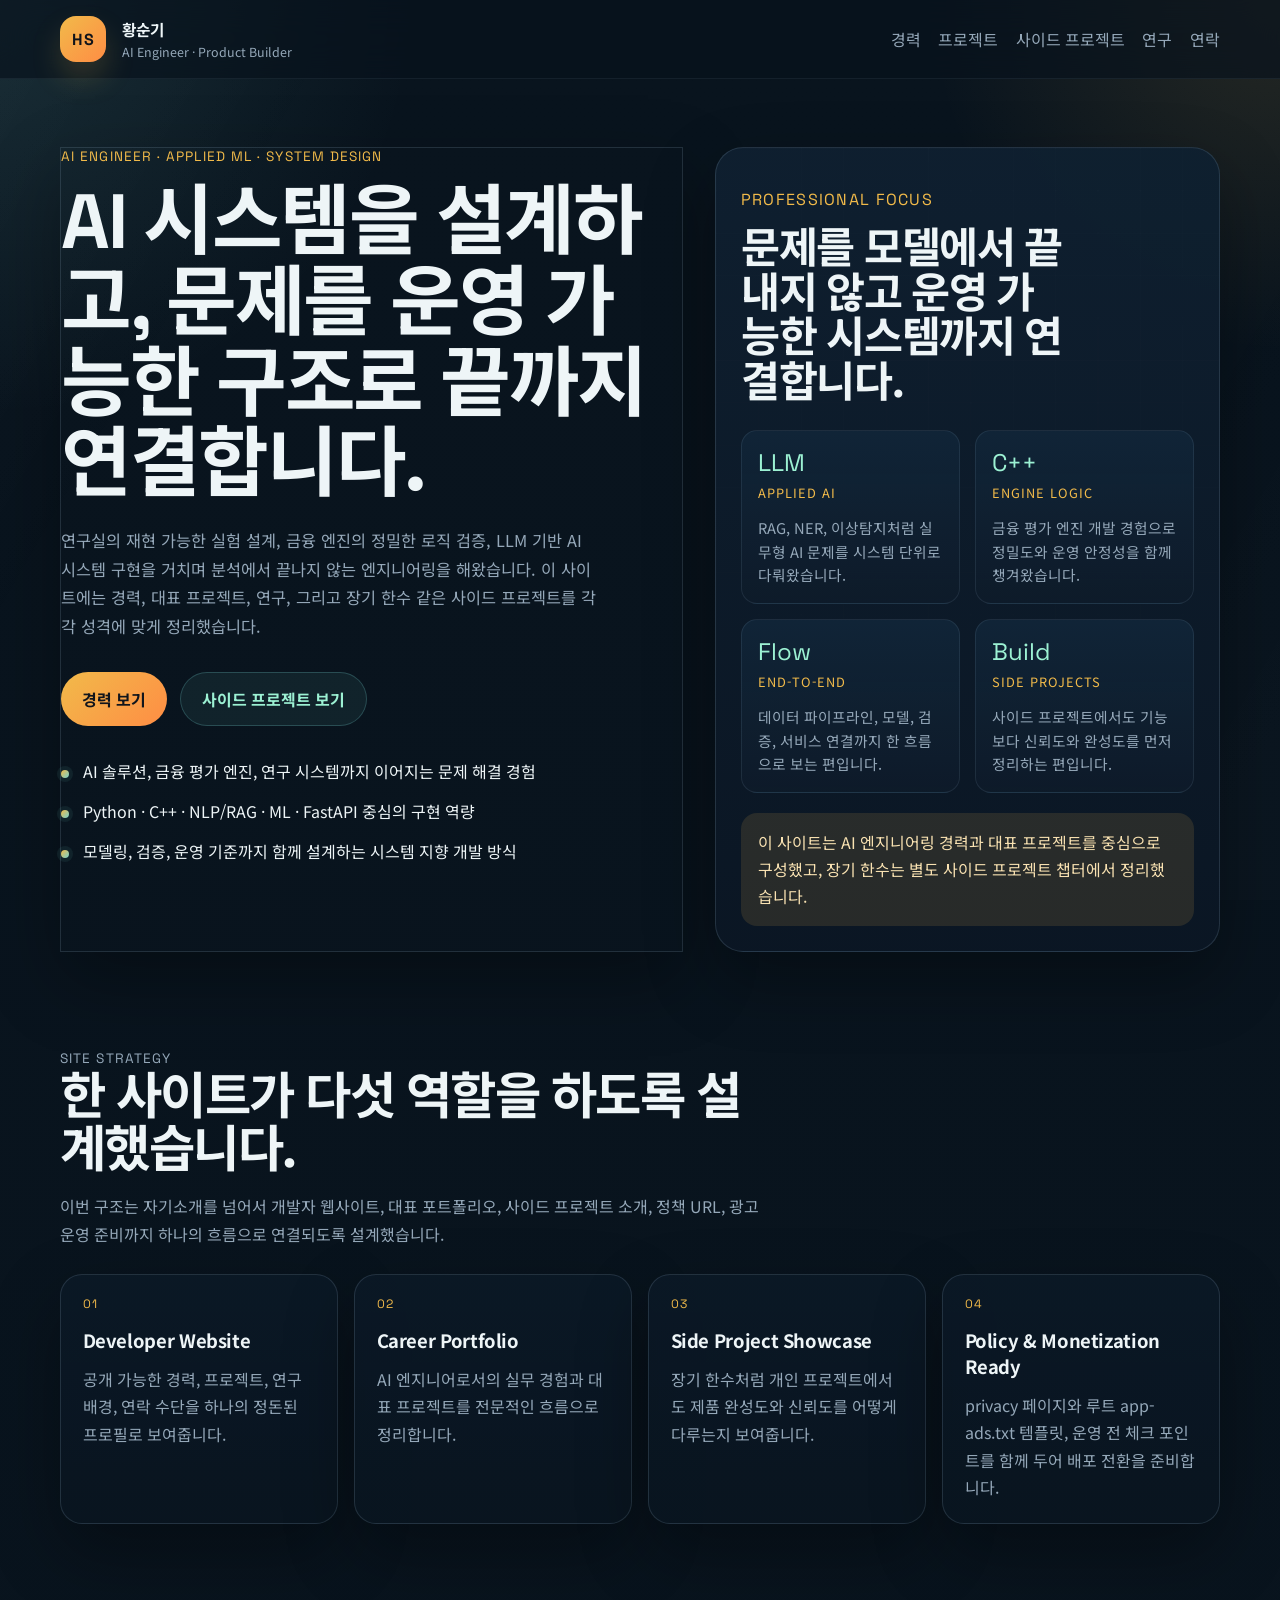
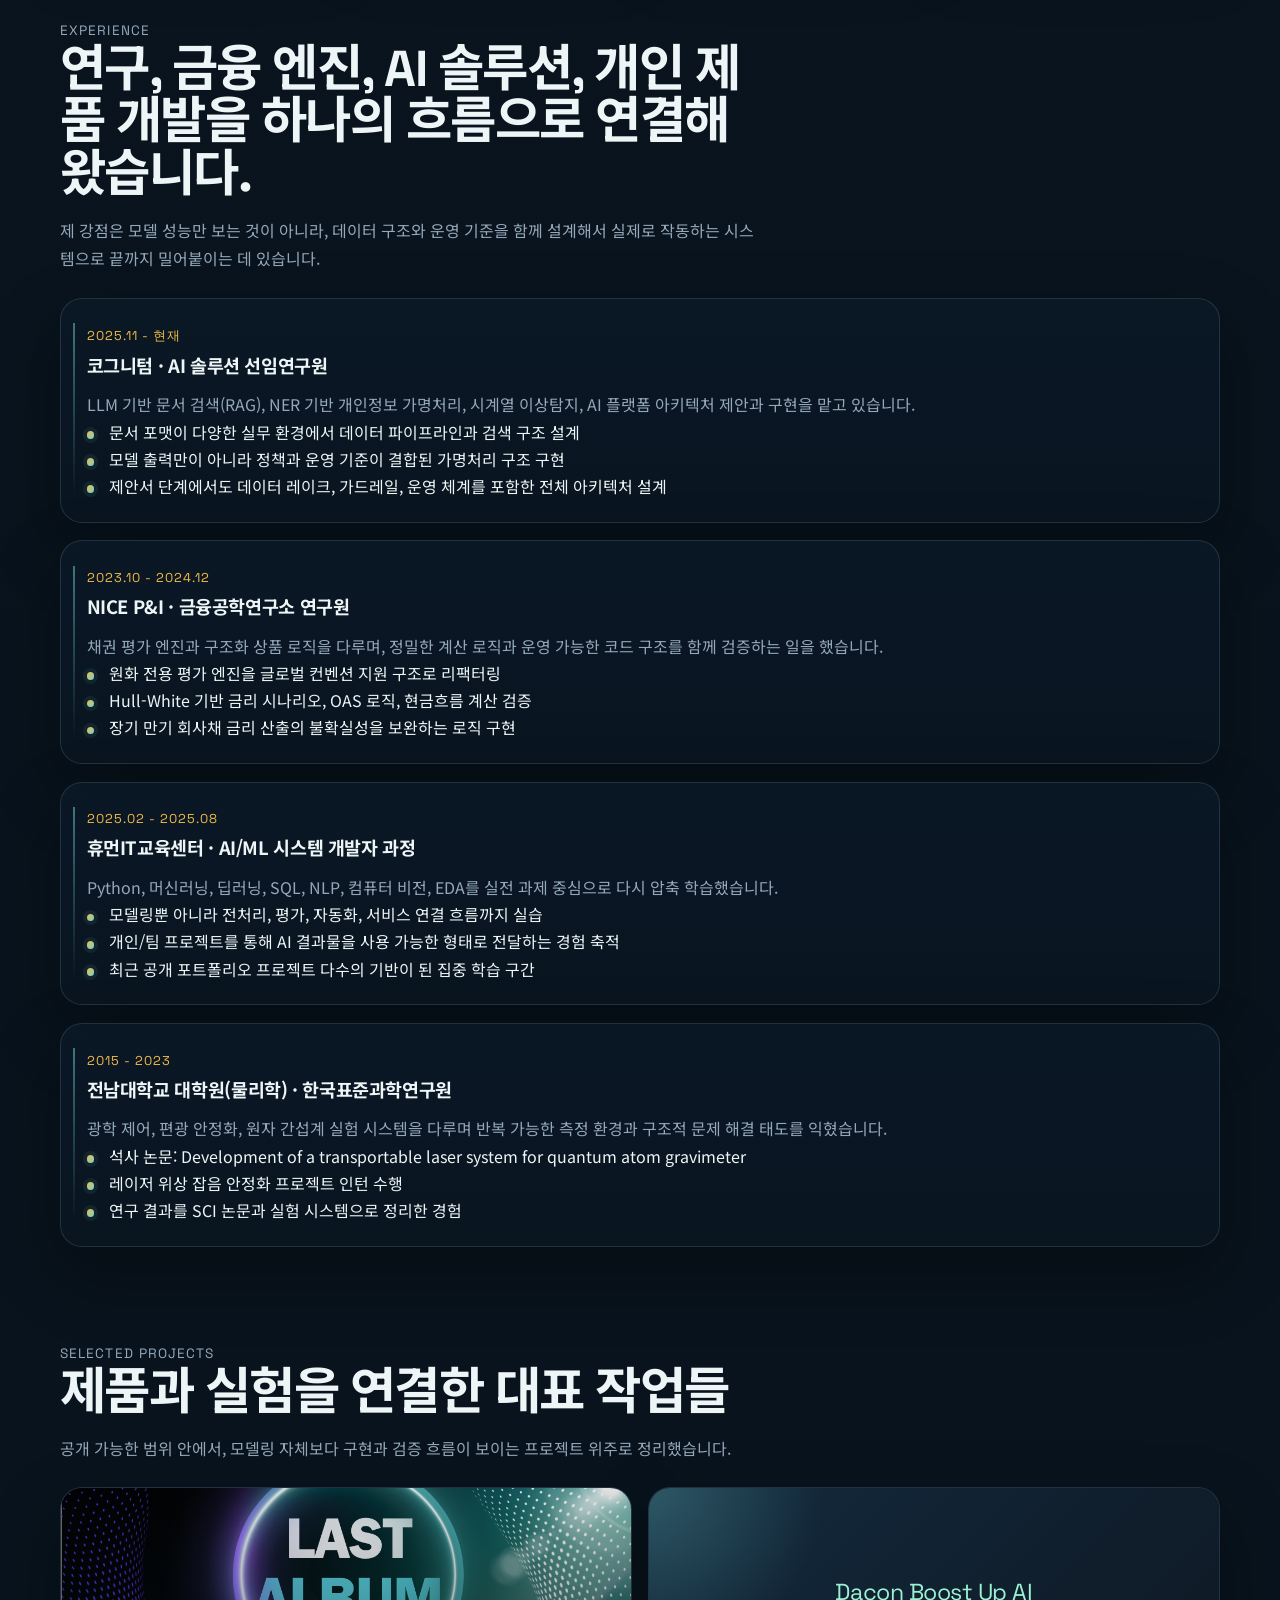
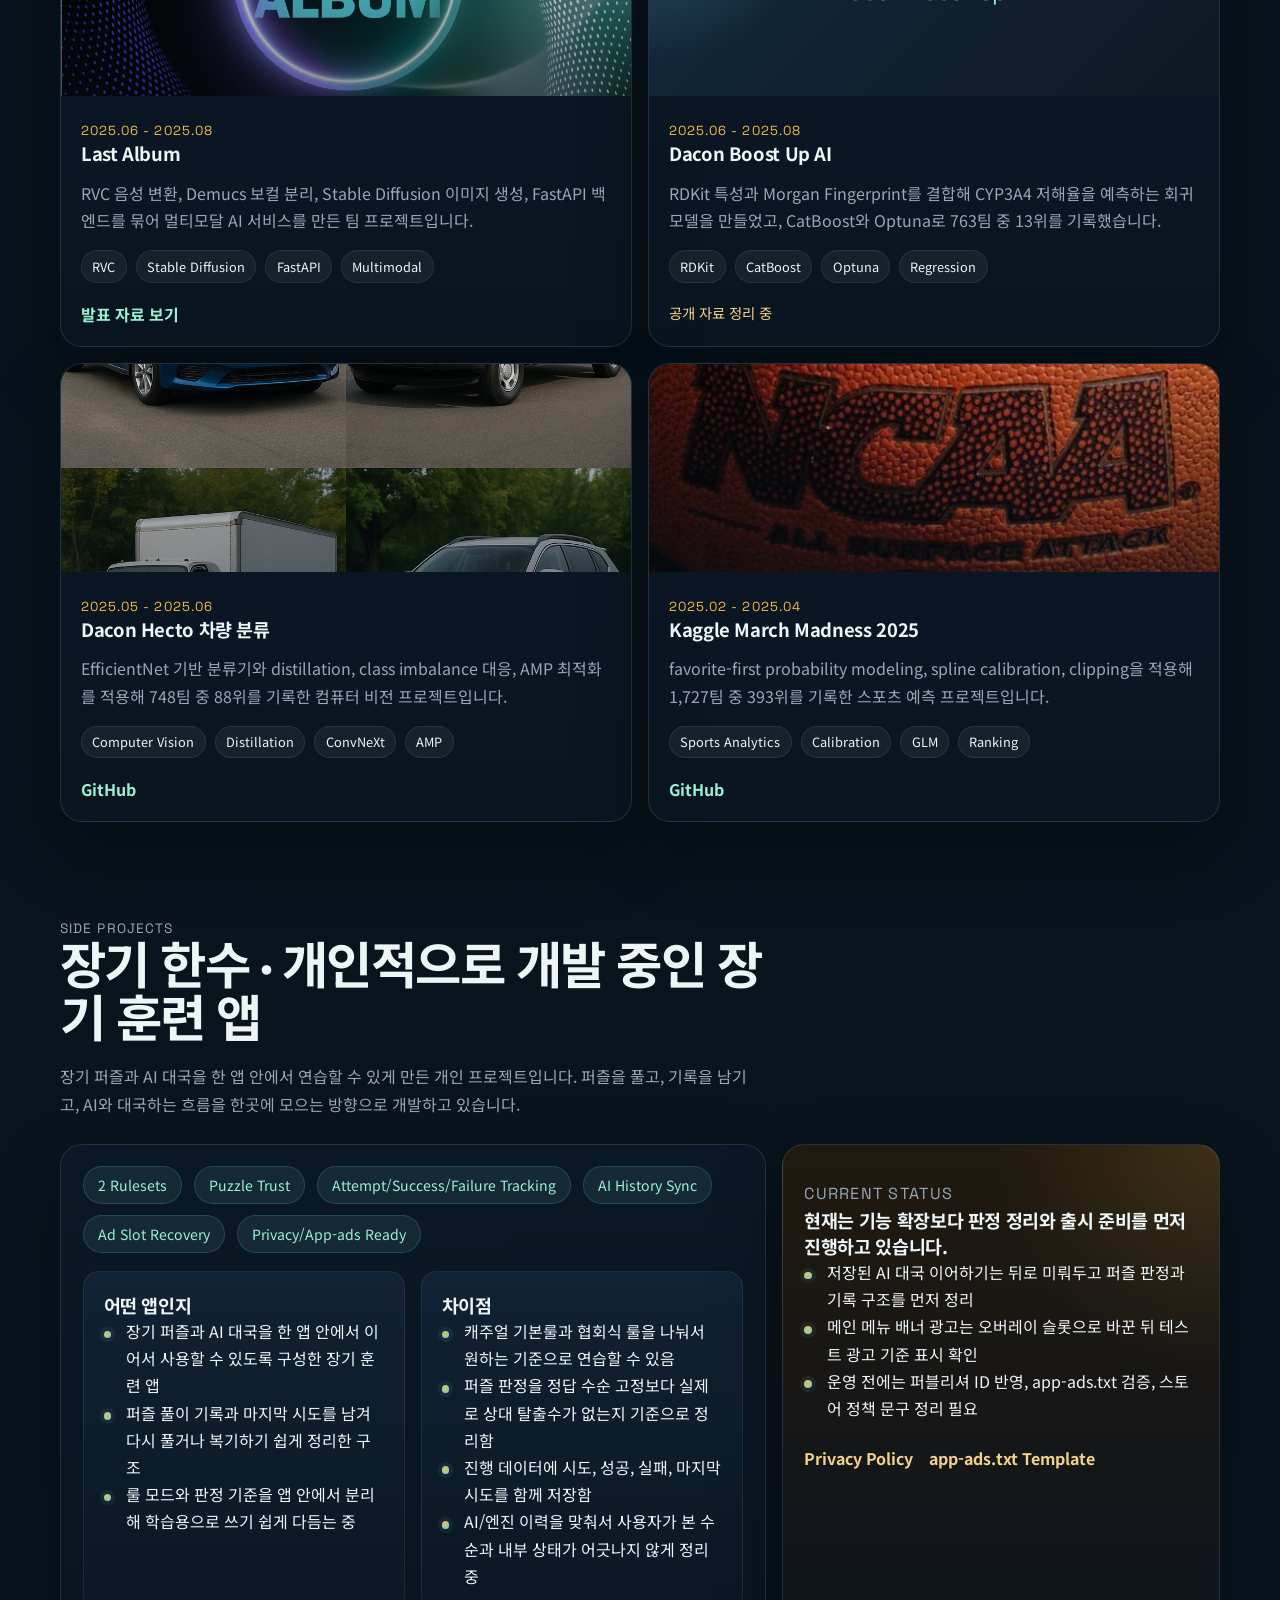
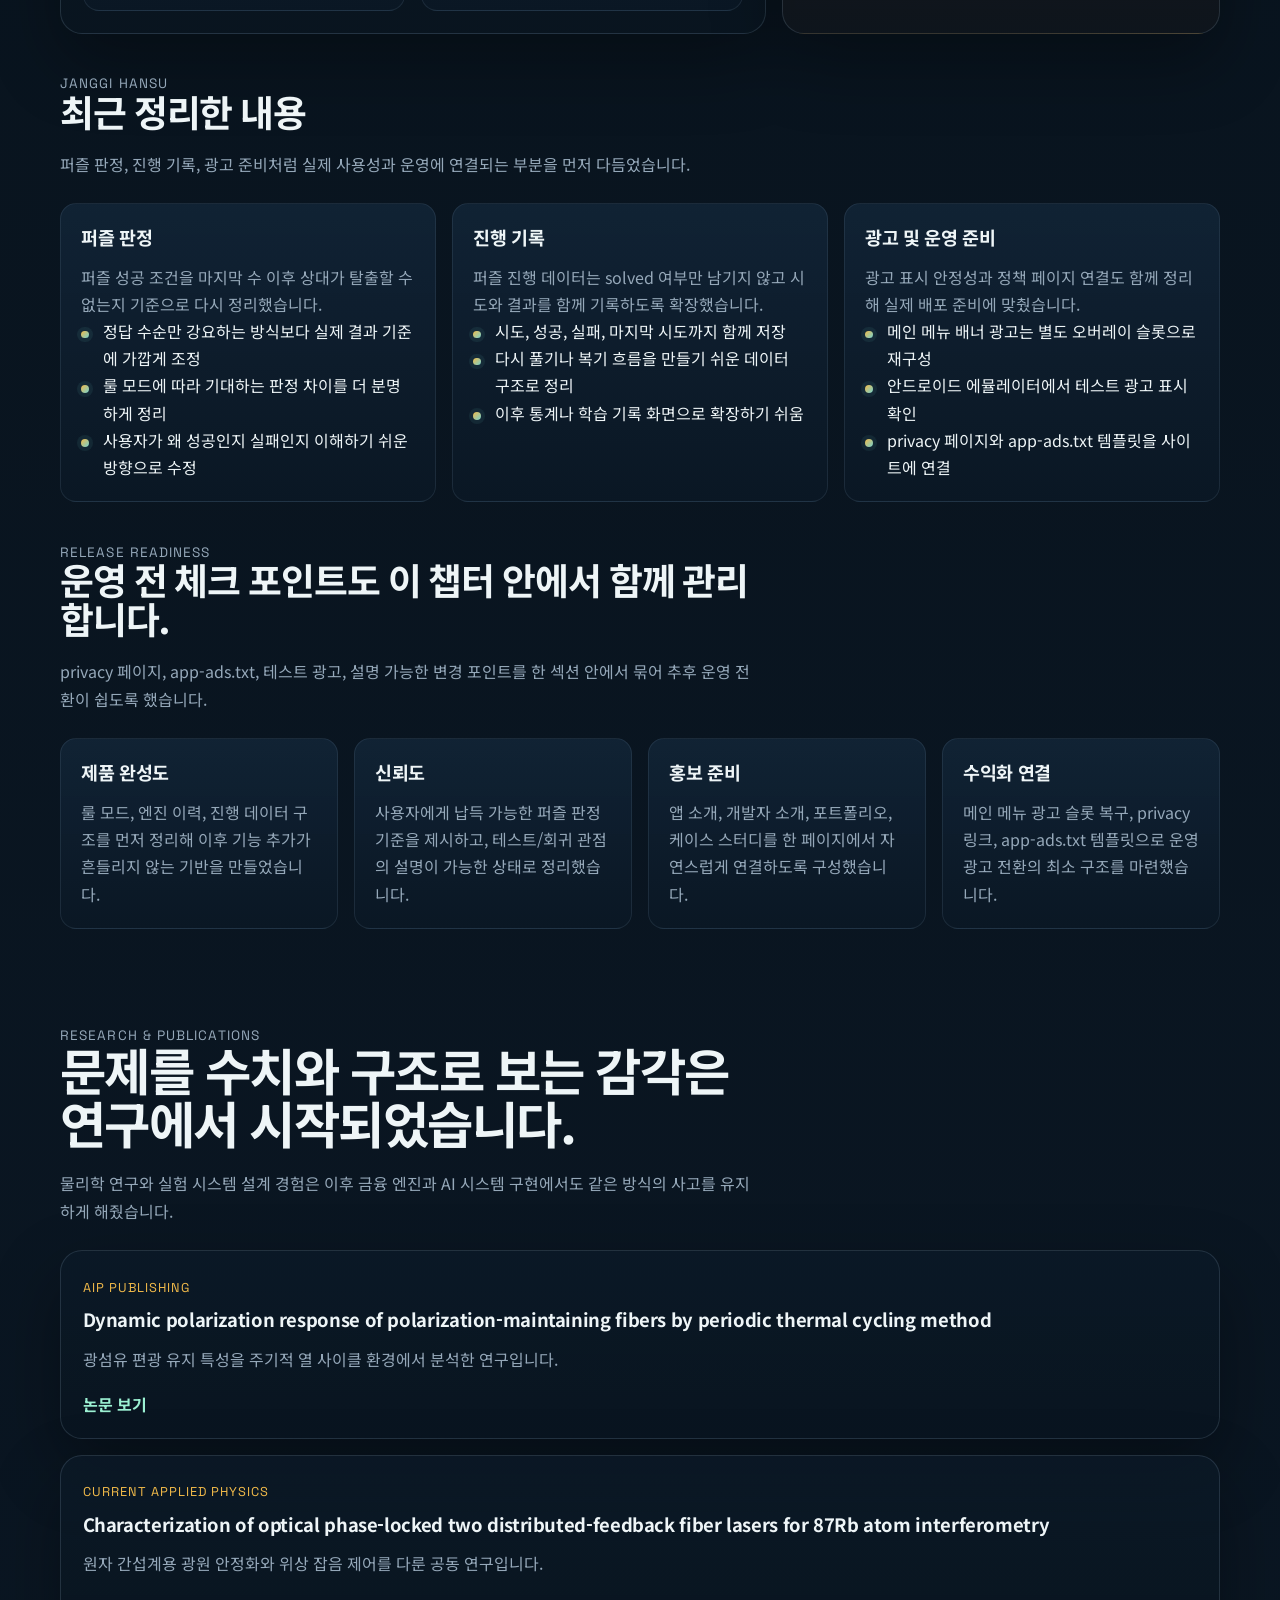
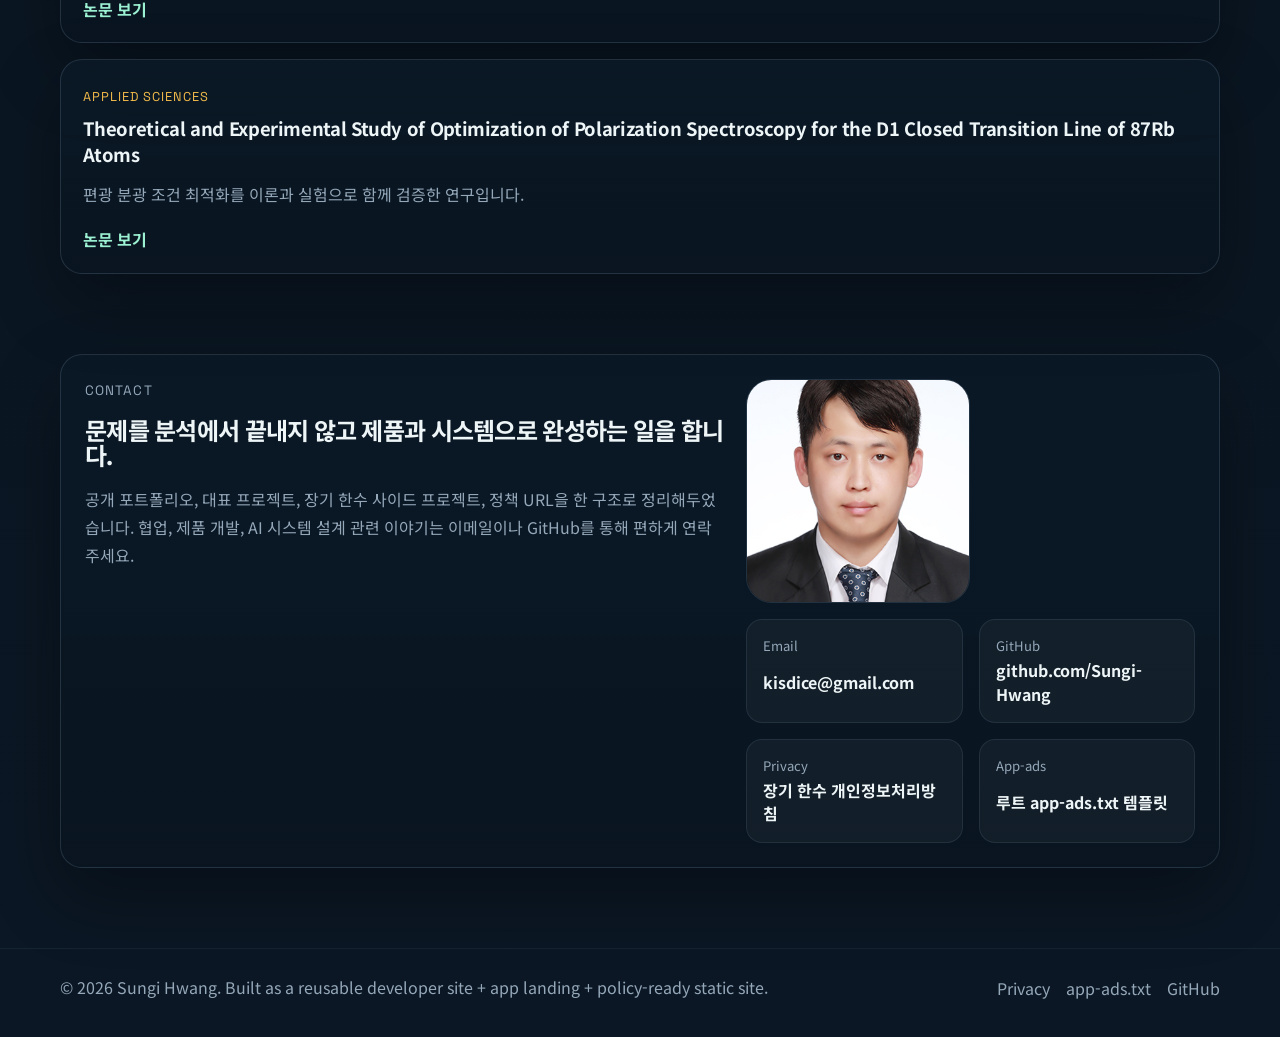
<file: index.html>
<!DOCTYPE html>
<html lang="ko">
<head>
  <meta charset="utf-8">
  <meta name="viewport" content="width=device-width, initial-scale=1">
  <title>황순기 | AI Engineer & Product Builder</title>
  <meta
    name="description"
    content="황순기의 AI 엔지니어 포트폴리오 사이트. 경력, 대표 프로젝트, 연구, 그리고 장기 한수 같은 사이드 프로젝트를 함께 정리했습니다.">
  <meta property="og:title" content="황순기 | AI Engineer & Product Builder">
  <meta
    property="og:description"
    content="AI 엔지니어 포트폴리오, 대표 프로젝트, 연구, 그리고 장기 한수 사이드 프로젝트를 함께 정리한 사이트입니다.">
  <meta property="og:type" content="website">
  <link rel="preconnect" href="https://fonts.googleapis.com">
  <link rel="preconnect" href="https://fonts.gstatic.com" crossorigin>
  <link
    href="https://fonts.googleapis.com/css2?family=Noto+Sans+KR:wght@400;500;700;800&family=Space+Grotesk:wght@500;700&display=swap"
    rel="stylesheet">
  <link rel="stylesheet" href="styles/main.css">
</head>
<body>
  <div class="site-shell">
    <header class="site-header">
      <div class="header-inner">
        <a class="brand" href="#top">
          <span class="brand-mark">HS</span>
          <span class="brand-copy">
            <strong id="brand-name">황순기</strong>
            <small>AI Engineer · Product Builder</small>
          </span>
        </a>
        <nav class="nav">
          <a href="#experience">경력</a>
          <a href="#projects">프로젝트</a>
          <a href="#side-projects">사이드 프로젝트</a>
          <a href="#research">연구</a>
          <a href="#contact">연락</a>
        </nav>
      </div>
    </header>

    <main>
      <section class="section hero" id="top">
        <div class="hero-copy">
          <p class="eyebrow">AI Engineer · Applied ML · System Design</p>
          <h1 class="hero-title" id="hero-title"></h1>
          <p class="hero-summary" id="hero-summary"></p>
          <div class="hero-actions">
            <a class="button button--primary" href="#experience">경력 보기</a>
            <a class="button button--ghost" href="#side-projects">사이드 프로젝트 보기</a>
          </div>
          <ul class="proof-list" id="proof-list"></ul>
        </div>

        <aside class="hero-panel">
          <div class="hero-panel__header">
            <p class="panel-label">Professional Focus</p>
            <h2>문제를 모델에서 끝내지 않고 운영 가능한 시스템까지 연결합니다.</h2>
          </div>

          <div class="hero-panel__grid">
            <article class="metric-card">
              <span class="metric-card__value">LLM</span>
              <span class="metric-card__label">Applied AI</span>
              <p>RAG, NER, 이상탐지처럼 실무형 AI 문제를 시스템 단위로 다뤄왔습니다.</p>
            </article>
            <article class="metric-card">
              <span class="metric-card__value">C++</span>
              <span class="metric-card__label">Engine Logic</span>
              <p>금융 평가 엔진 개발 경험으로 정밀도와 운영 안정성을 함께 챙겨왔습니다.</p>
            </article>
            <article class="metric-card">
              <span class="metric-card__value">Flow</span>
              <span class="metric-card__label">End-to-End</span>
              <p>데이터 파이프라인, 모델, 검증, 서비스 연결까지 한 흐름으로 보는 편입니다.</p>
            </article>
            <article class="metric-card">
              <span class="metric-card__value">Build</span>
              <span class="metric-card__label">Side Projects</span>
              <p>사이드 프로젝트에서도 기능보다 신뢰도와 완성도를 먼저 정리하는 편입니다.</p>
            </article>
          </div>

          <p class="hero-note">
            이 사이트는 AI 엔지니어링 경력과 대표 프로젝트를 중심으로 구성했고, 장기 한수는 별도 사이드 프로젝트 챕터에서 정리했습니다.
          </p>
        </aside>
      </section>

      <section class="section" id="site-roles">
        <div class="section-heading">
          <p class="section-kicker">Site Strategy</p>
          <h2>한 사이트가 다섯 역할을 하도록 설계했습니다.</h2>
          <p>
            이번 구조는 자기소개를 넘어서 개발자 웹사이트, 대표 포트폴리오, 사이드 프로젝트 소개, 정책 URL, 광고 운영 준비까지
            하나의 흐름으로 연결되도록 설계했습니다.
          </p>
        </div>
        <div class="card-grid card-grid--4" id="roles-grid"></div>
      </section>

      <section class="section" id="experience">
        <div class="section-heading">
          <p class="section-kicker">Experience</p>
          <h2>연구, 금융 엔진, AI 솔루션, 개인 제품 개발을 하나의 흐름으로 연결해 왔습니다.</h2>
          <p>
            제 강점은 모델 성능만 보는 것이 아니라, 데이터 구조와 운영 기준을 함께 설계해서 실제로 작동하는 시스템으로
            끝까지 밀어붙이는 데 있습니다.
          </p>
        </div>
        <div class="timeline" id="experience-list"></div>
      </section>

      <section class="section" id="projects">
        <div class="section-heading">
          <p class="section-kicker">Selected Projects</p>
          <h2>제품과 실험을 연결한 대표 작업들</h2>
          <p>
            공개 가능한 범위 안에서, 모델링 자체보다 구현과 검증 흐름이 보이는 프로젝트 위주로 정리했습니다.
          </p>
        </div>
        <div class="project-grid" id="project-grid"></div>
      </section>

      <section class="section" id="side-projects">
        <div class="section-heading">
          <p class="section-kicker">Side Projects</p>
          <h2 id="product-title"></h2>
          <p id="product-summary"></p>
        </div>

        <div class="overview-layout">
          <div class="surface-card">
            <div class="chip-list" id="product-chips"></div>
            <div class="detail-grid">
              <article class="sub-card">
                <h3>어떤 앱인지</h3>
                <ul class="feature-list" id="updates-list"></ul>
              </article>
              <article class="sub-card">
                <h3>차이점</h3>
                <ul class="feature-list" id="features-list"></ul>
              </article>
            </div>
          </div>

          <aside class="priority-card">
            <p class="panel-label">Current Status</p>
            <h3>현재는 기능 확장보다 판정 정리와 출시 준비를 먼저 진행하고 있습니다.</h3>
            <ul class="feature-list" id="priority-list"></ul>
            <div class="stack-links">
              <a class="text-link" href="privacy.html">Privacy Policy</a>
              <a class="text-link" href="app-ads.txt">app-ads.txt Template</a>
            </div>
          </aside>
        </div>

        <div class="section-heading section-heading--compact">
          <p class="section-kicker">Janggi Hansu</p>
          <h2>최근 정리한 내용</h2>
          <p>
            퍼즐 판정, 진행 기록, 광고 준비처럼 실제 사용성과 운영에 연결되는 부분을 먼저 다듬었습니다.
          </p>
        </div>
        <div class="card-grid card-grid--3" id="case-study-grid"></div>

        <div class="section-heading section-heading--compact">
          <p class="section-kicker">Release Readiness</p>
          <h2>운영 전 체크 포인트도 이 챕터 안에서 함께 관리합니다.</h2>
          <p>
            privacy 페이지, app-ads.txt, 테스트 광고, 설명 가능한 변경 포인트를 한 섹션 안에서 묶어 추후 운영 전환이 쉽도록 했습니다.
          </p>
        </div>
        <div class="card-grid card-grid--4" id="readiness-grid"></div>
      </section>

      <section class="section" id="research">
        <div class="section-heading">
          <p class="section-kicker">Research & Publications</p>
          <h2>문제를 수치와 구조로 보는 감각은 연구에서 시작되었습니다.</h2>
          <p>
            물리학 연구와 실험 시스템 설계 경험은 이후 금융 엔진과 AI 시스템 구현에서도 같은 방식의 사고를 유지하게 해줬습니다.
          </p>
        </div>
        <div class="paper-stack" id="paper-list"></div>
      </section>

      <section class="section" id="contact">
        <div class="contact-card">
          <div class="contact-copy">
            <p class="section-kicker">Contact</p>
            <h2>문제를 분석에서 끝내지 않고 제품과 시스템으로 완성하는 일을 합니다.</h2>
            <p id="contact-copy"></p>
          </div>
          <div class="contact-side">
            <img class="profile-photo" src="images/profile.jpg" alt="황순기 프로필 사진">
            <div class="contact-links" id="contact-links"></div>
          </div>
        </div>
      </section>
    </main>

    <footer class="footer">
      <div class="footer-inner">
        <p>© 2026 Sungi Hwang. Built as a reusable developer site + app landing + policy-ready static site.</p>
        <div class="footer-links">
          <a href="privacy.html">Privacy</a>
          <a href="app-ads.txt">app-ads.txt</a>
          <a href="https://github.com/Sungi-Hwang" target="_blank" rel="noreferrer">GitHub</a>
        </div>
      </div>
    </footer>
  </div>

  <script src="js/site-data.js"></script>
  <script src="js/site.js"></script>
</body>
</html>
</file>
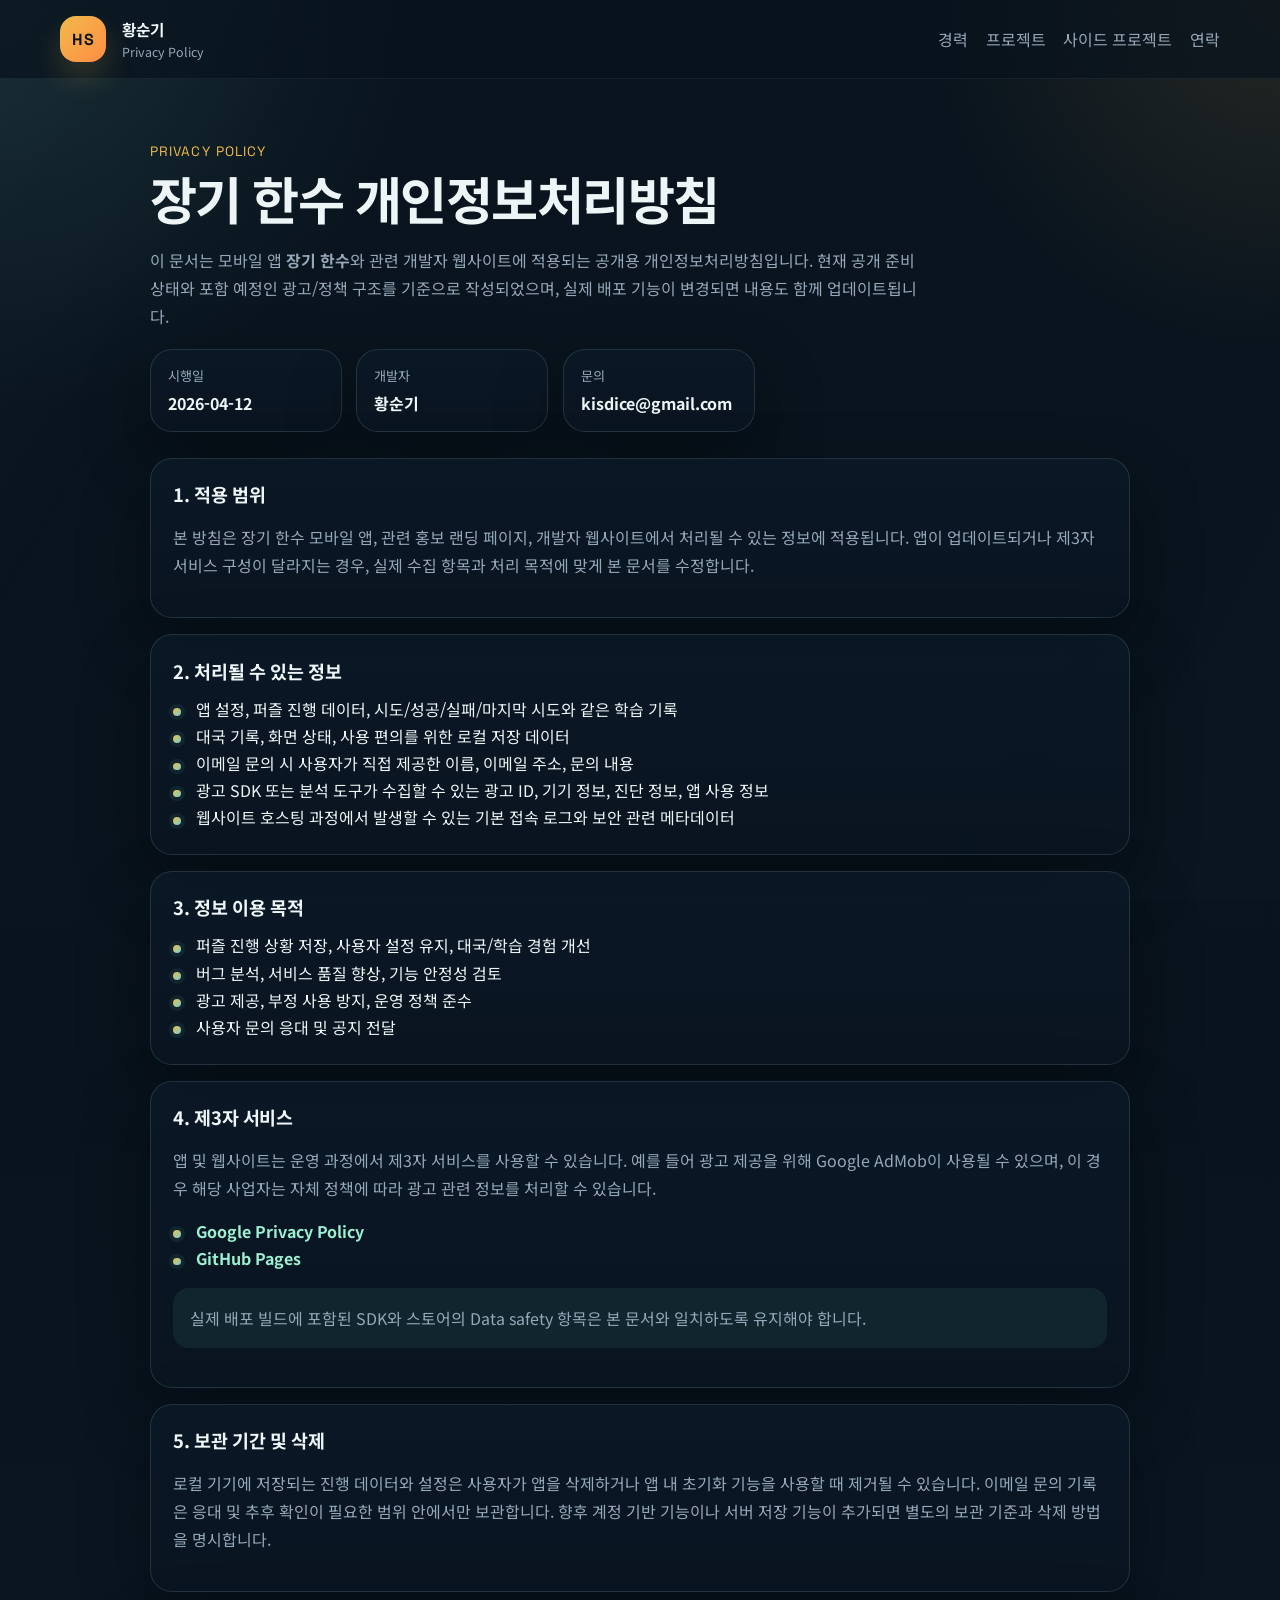
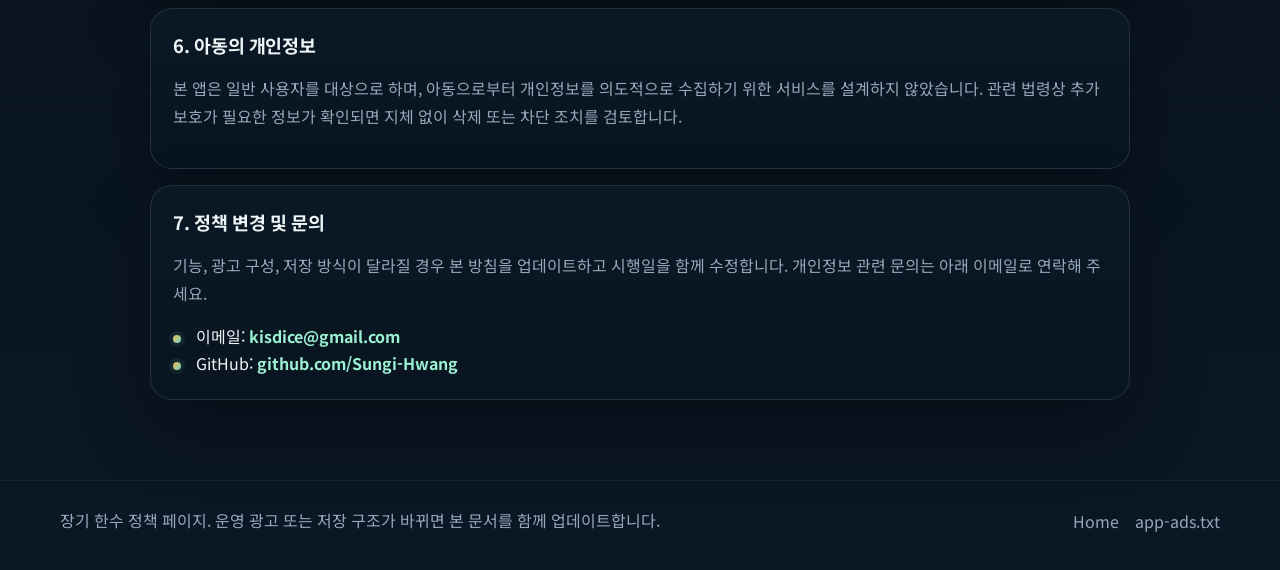
<file: privacy.html>
<!DOCTYPE html>
<html lang="ko">
<head>
  <meta charset="utf-8">
  <meta name="viewport" content="width=device-width, initial-scale=1">
  <title>장기 한수 개인정보처리방침</title>
  <meta
    name="description"
    content="장기 한수 앱과 개발자 웹사이트에 대한 개인정보처리방침입니다. 광고 SDK, 앱 진행 데이터, 문의 정보 처리 기준을 안내합니다.">
  <link rel="preconnect" href="https://fonts.googleapis.com">
  <link rel="preconnect" href="https://fonts.gstatic.com" crossorigin>
  <link
    href="https://fonts.googleapis.com/css2?family=Noto+Sans+KR:wght@400;500;700;800&family=Space+Grotesk:wght@500;700&display=swap"
    rel="stylesheet">
  <link rel="stylesheet" href="styles/main.css">
</head>
<body>
  <div class="site-shell">
    <header class="site-header">
      <div class="header-inner">
        <a class="brand" href="index.html">
          <span class="brand-mark">HS</span>
          <span class="brand-copy">
            <strong>황순기</strong>
            <small>Privacy Policy</small>
          </span>
        </a>
        <nav class="nav">
          <a href="index.html#experience">경력</a>
          <a href="index.html#projects">프로젝트</a>
          <a href="index.html#side-projects">사이드 프로젝트</a>
          <a href="index.html#contact">연락</a>
        </nav>
      </div>
    </header>

    <main class="policy-page">
      <section class="policy-hero">
        <p class="section-kicker">Privacy Policy</p>
        <h1>장기 한수 개인정보처리방침</h1>
        <p class="policy-lead">
          이 문서는 모바일 앱 <strong>장기 한수</strong>와 관련 개발자 웹사이트에 적용되는 공개용 개인정보처리방침입니다.
          현재 공개 준비 상태와 포함 예정인 광고/정책 구조를 기준으로 작성되었으며, 실제 배포 기능이 변경되면 내용도 함께 업데이트됩니다.
        </p>

        <div class="policy-meta">
          <article class="policy-card">
            <span>시행일</span>
            <strong>2026-04-12</strong>
          </article>
          <article class="policy-card">
            <span>개발자</span>
            <strong>황순기</strong>
          </article>
          <article class="policy-card">
            <span>문의</span>
            <strong>kisdice@gmail.com</strong>
          </article>
        </div>
      </section>

      <div class="policy-layout">
        <section class="policy-section">
          <h2>1. 적용 범위</h2>
          <p>
            본 방침은 장기 한수 모바일 앱, 관련 홍보 랜딩 페이지, 개발자 웹사이트에서 처리될 수 있는 정보에 적용됩니다.
            앱이 업데이트되거나 제3자 서비스 구성이 달라지는 경우, 실제 수집 항목과 처리 목적에 맞게 본 문서를 수정합니다.
          </p>
        </section>

        <section class="policy-section">
          <h2>2. 처리될 수 있는 정보</h2>
          <ul class="policy-list">
            <li>앱 설정, 퍼즐 진행 데이터, 시도/성공/실패/마지막 시도와 같은 학습 기록</li>
            <li>대국 기록, 화면 상태, 사용 편의를 위한 로컬 저장 데이터</li>
            <li>이메일 문의 시 사용자가 직접 제공한 이름, 이메일 주소, 문의 내용</li>
            <li>광고 SDK 또는 분석 도구가 수집할 수 있는 광고 ID, 기기 정보, 진단 정보, 앱 사용 정보</li>
            <li>웹사이트 호스팅 과정에서 발생할 수 있는 기본 접속 로그와 보안 관련 메타데이터</li>
          </ul>
        </section>

        <section class="policy-section">
          <h2>3. 정보 이용 목적</h2>
          <ul class="policy-list">
            <li>퍼즐 진행 상황 저장, 사용자 설정 유지, 대국/학습 경험 개선</li>
            <li>버그 분석, 서비스 품질 향상, 기능 안정성 검토</li>
            <li>광고 제공, 부정 사용 방지, 운영 정책 준수</li>
            <li>사용자 문의 응대 및 공지 전달</li>
          </ul>
        </section>

        <section class="policy-section">
          <h2>4. 제3자 서비스</h2>
          <p>
            앱 및 웹사이트는 운영 과정에서 제3자 서비스를 사용할 수 있습니다. 예를 들어 광고 제공을 위해 Google AdMob이 사용될 수 있으며,
            이 경우 해당 사업자는 자체 정책에 따라 광고 관련 정보를 처리할 수 있습니다.
          </p>
          <ul class="policy-list">
            <li><a class="cta-link" href="https://policies.google.com/privacy" target="_blank" rel="noreferrer">Google Privacy Policy</a></li>
            <li><a class="cta-link" href="https://pages.github.com/" target="_blank" rel="noreferrer">GitHub Pages</a></li>
          </ul>
          <p class="policy-note">
            실제 배포 빌드에 포함된 SDK와 스토어의 Data safety 항목은 본 문서와 일치하도록 유지해야 합니다.
          </p>
        </section>

        <section class="policy-section">
          <h2>5. 보관 기간 및 삭제</h2>
          <p>
            로컬 기기에 저장되는 진행 데이터와 설정은 사용자가 앱을 삭제하거나 앱 내 초기화 기능을 사용할 때 제거될 수 있습니다.
            이메일 문의 기록은 응대 및 추후 확인이 필요한 범위 안에서만 보관합니다. 향후 계정 기반 기능이나 서버 저장 기능이 추가되면
            별도의 보관 기준과 삭제 방법을 명시합니다.
          </p>
        </section>

        <section class="policy-section">
          <h2>6. 아동의 개인정보</h2>
          <p>
            본 앱은 일반 사용자를 대상으로 하며, 아동으로부터 개인정보를 의도적으로 수집하기 위한 서비스를 설계하지 않았습니다.
            관련 법령상 추가 보호가 필요한 정보가 확인되면 지체 없이 삭제 또는 차단 조치를 검토합니다.
          </p>
        </section>

        <section class="policy-section">
          <h2>7. 정책 변경 및 문의</h2>
          <p>
            기능, 광고 구성, 저장 방식이 달라질 경우 본 방침을 업데이트하고 시행일을 함께 수정합니다.
            개인정보 관련 문의는 아래 이메일로 연락해 주세요.
          </p>
          <ul class="policy-list">
            <li>이메일: <a class="cta-link" href="mailto:kisdice@gmail.com">kisdice@gmail.com</a></li>
            <li>GitHub: <a class="cta-link" href="https://github.com/Sungi-Hwang" target="_blank" rel="noreferrer">github.com/Sungi-Hwang</a></li>
          </ul>
        </section>
      </div>
    </main>

    <footer class="footer">
      <div class="footer-inner">
        <p>장기 한수 정책 페이지. 운영 광고 또는 저장 구조가 바뀌면 본 문서를 함께 업데이트합니다.</p>
        <div class="footer-links">
          <a href="index.html">Home</a>
          <a href="app-ads.txt">app-ads.txt</a>
        </div>
      </div>
    </footer>
  </div>
</body>
</html>
</file>
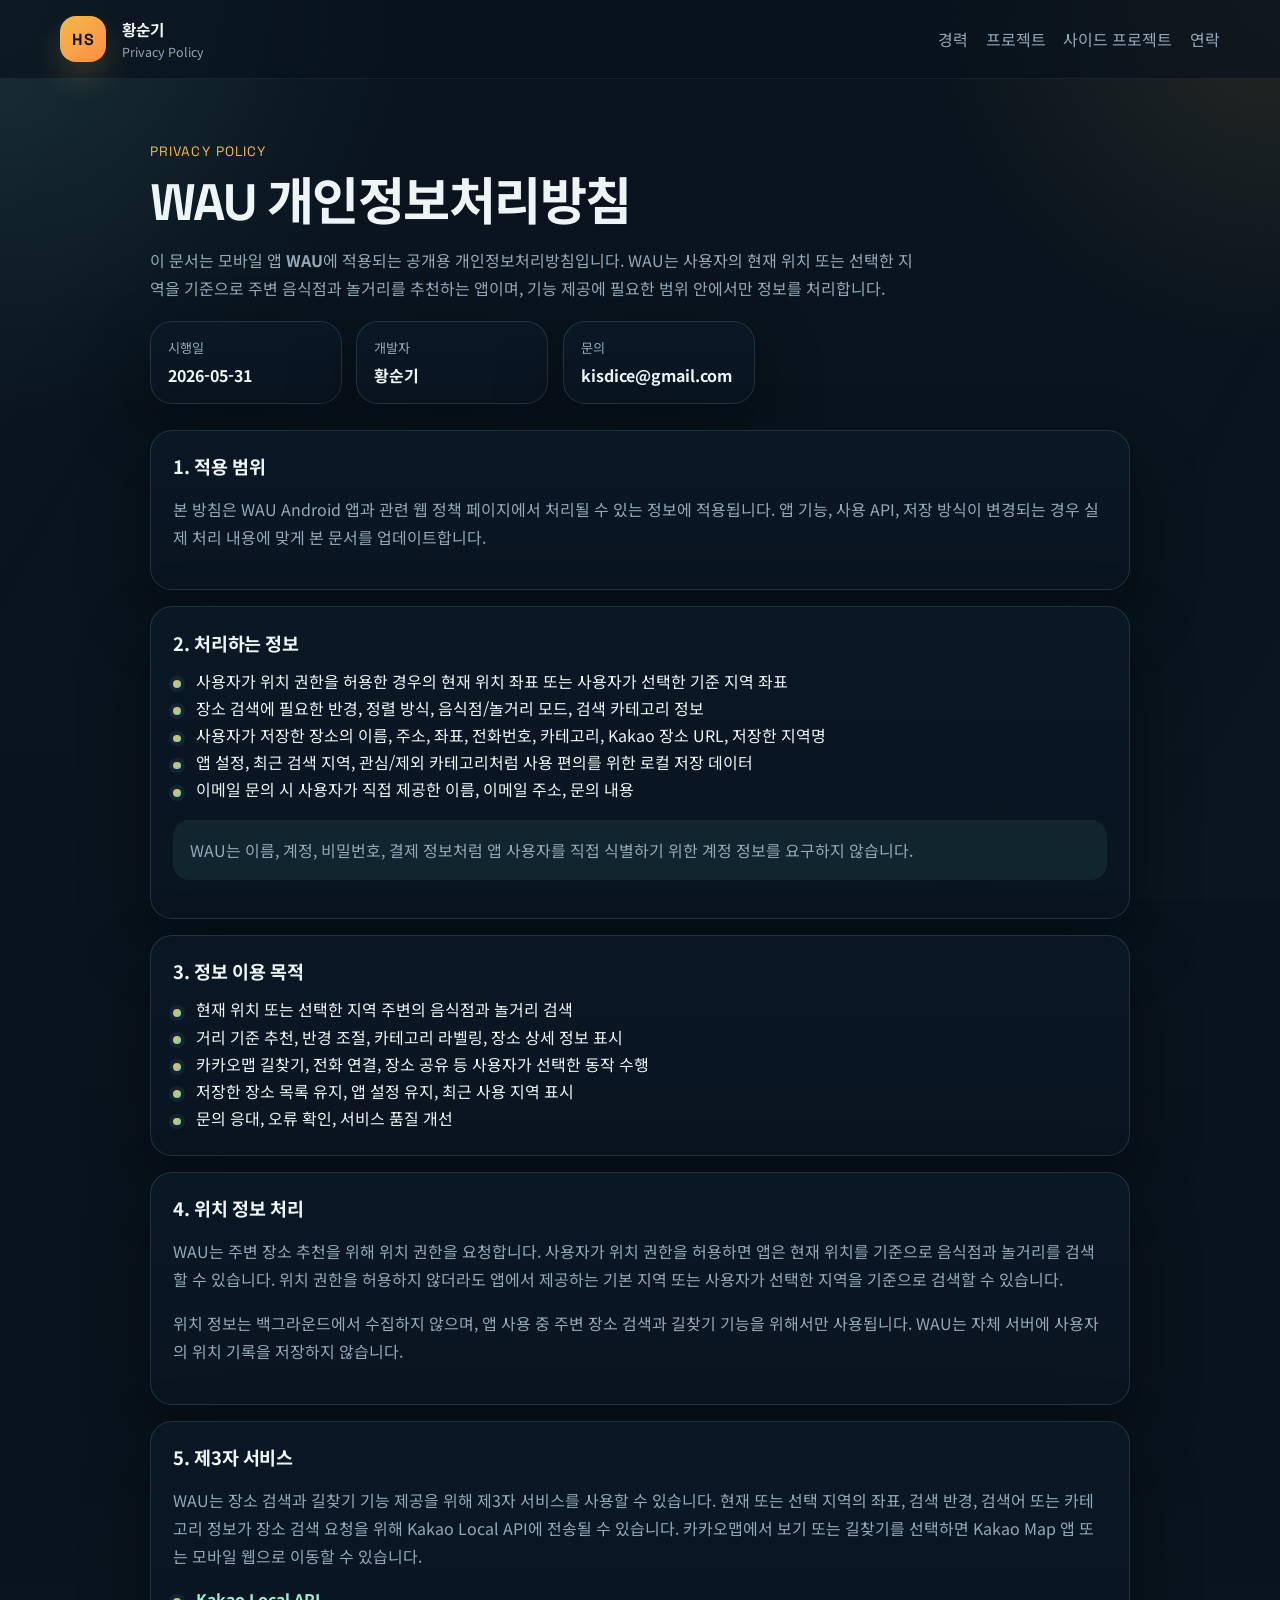
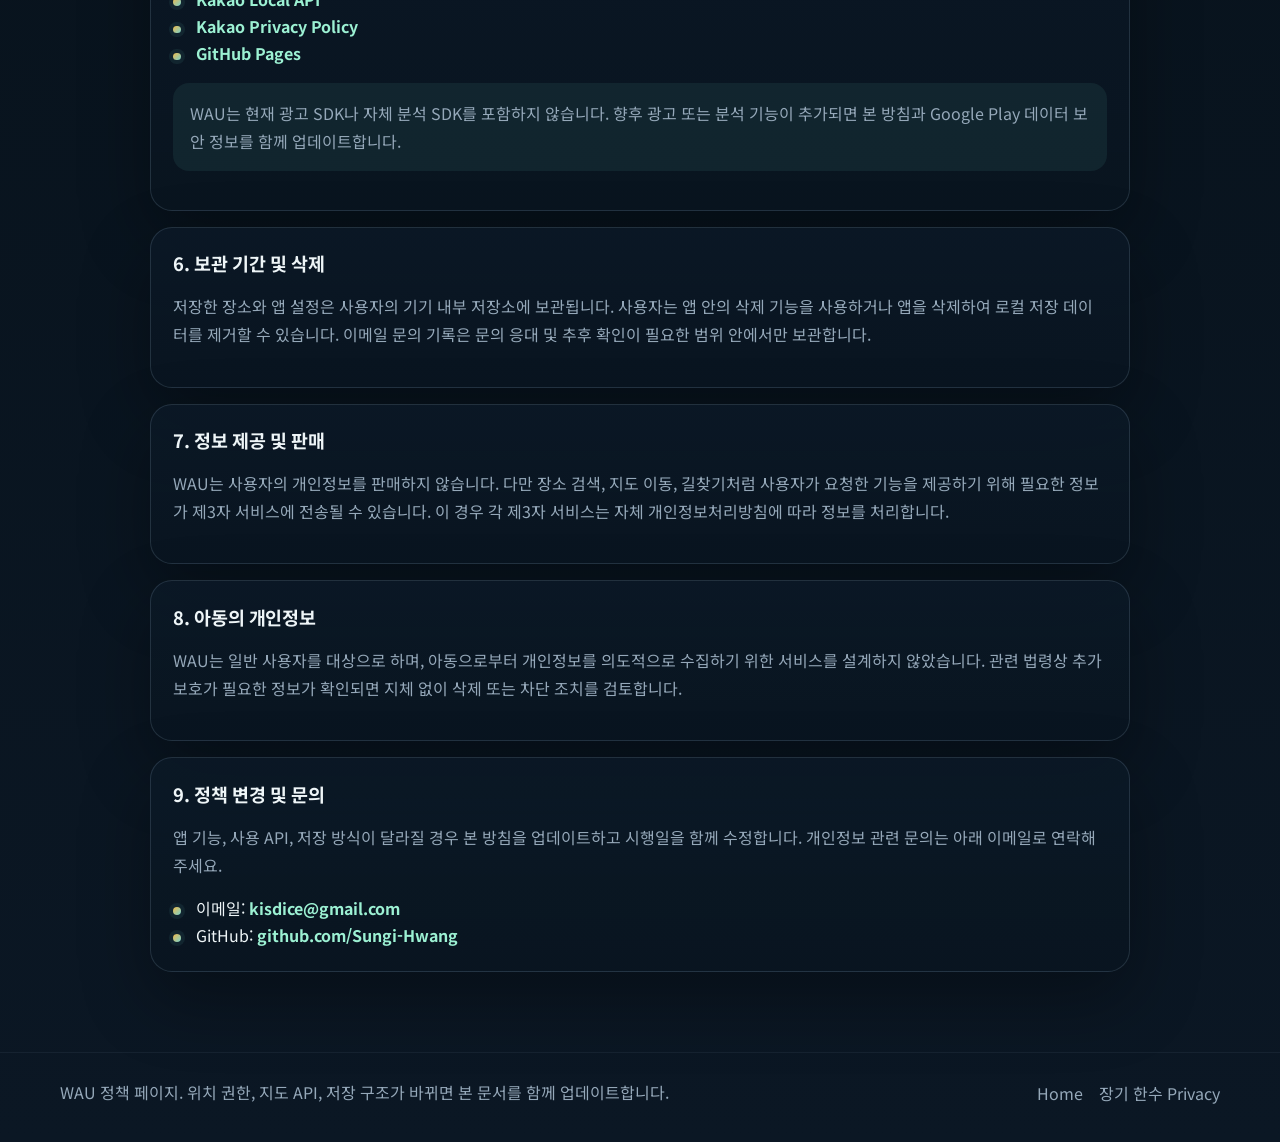
<file: wau-privacy.html>
<!DOCTYPE html>
<html lang="ko">
<head>
  <meta charset="utf-8">
  <meta name="viewport" content="width=device-width, initial-scale=1">
  <title>WAU 개인정보처리방침</title>
  <meta
    name="description"
    content="WAU 앱의 개인정보처리방침입니다. 위치 권한, Kakao Local API, 저장 장소 데이터, 문의 정보 처리 기준을 안내합니다.">
  <link rel="preconnect" href="https://fonts.googleapis.com">
  <link rel="preconnect" href="https://fonts.gstatic.com" crossorigin>
  <link
    href="https://fonts.googleapis.com/css2?family=Noto+Sans+KR:wght@400;500;700;800&family=Space+Grotesk:wght@500;700&display=swap"
    rel="stylesheet">
  <link rel="stylesheet" href="styles/main.css">
</head>
<body>
  <div class="site-shell">
    <header class="site-header">
      <div class="header-inner">
        <a class="brand" href="index.html">
          <span class="brand-mark">HS</span>
          <span class="brand-copy">
            <strong>황순기</strong>
            <small>Privacy Policy</small>
          </span>
        </a>
        <nav class="nav">
          <a href="index.html#experience">경력</a>
          <a href="index.html#projects">프로젝트</a>
          <a href="index.html#side-projects">사이드 프로젝트</a>
          <a href="index.html#contact">연락</a>
        </nav>
      </div>
    </header>

    <main class="policy-page">
      <section class="policy-hero">
        <p class="section-kicker">Privacy Policy</p>
        <h1>WAU 개인정보처리방침</h1>
        <p class="policy-lead">
          이 문서는 모바일 앱 <strong>WAU</strong>에 적용되는 공개용 개인정보처리방침입니다.
          WAU는 사용자의 현재 위치 또는 선택한 지역을 기준으로 주변 음식점과 놀거리를 추천하는 앱이며,
          기능 제공에 필요한 범위 안에서만 정보를 처리합니다.
        </p>

        <div class="policy-meta">
          <article class="policy-card">
            <span>시행일</span>
            <strong>2026-05-31</strong>
          </article>
          <article class="policy-card">
            <span>개발자</span>
            <strong>황순기</strong>
          </article>
          <article class="policy-card">
            <span>문의</span>
            <strong>kisdice@gmail.com</strong>
          </article>
        </div>
      </section>

      <div class="policy-layout">
        <section class="policy-section">
          <h2>1. 적용 범위</h2>
          <p>
            본 방침은 WAU Android 앱과 관련 웹 정책 페이지에서 처리될 수 있는 정보에 적용됩니다.
            앱 기능, 사용 API, 저장 방식이 변경되는 경우 실제 처리 내용에 맞게 본 문서를 업데이트합니다.
          </p>
        </section>

        <section class="policy-section">
          <h2>2. 처리하는 정보</h2>
          <ul class="policy-list">
            <li>사용자가 위치 권한을 허용한 경우의 현재 위치 좌표 또는 사용자가 선택한 기준 지역 좌표</li>
            <li>장소 검색에 필요한 반경, 정렬 방식, 음식점/놀거리 모드, 검색 카테고리 정보</li>
            <li>사용자가 저장한 장소의 이름, 주소, 좌표, 전화번호, 카테고리, Kakao 장소 URL, 저장한 지역명</li>
            <li>앱 설정, 최근 검색 지역, 관심/제외 카테고리처럼 사용 편의를 위한 로컬 저장 데이터</li>
            <li>이메일 문의 시 사용자가 직접 제공한 이름, 이메일 주소, 문의 내용</li>
          </ul>
          <p class="policy-note">
            WAU는 이름, 계정, 비밀번호, 결제 정보처럼 앱 사용자를 직접 식별하기 위한 계정 정보를 요구하지 않습니다.
          </p>
        </section>

        <section class="policy-section">
          <h2>3. 정보 이용 목적</h2>
          <ul class="policy-list">
            <li>현재 위치 또는 선택한 지역 주변의 음식점과 놀거리 검색</li>
            <li>거리 기준 추천, 반경 조절, 카테고리 라벨링, 장소 상세 정보 표시</li>
            <li>카카오맵 길찾기, 전화 연결, 장소 공유 등 사용자가 선택한 동작 수행</li>
            <li>저장한 장소 목록 유지, 앱 설정 유지, 최근 사용 지역 표시</li>
            <li>문의 응대, 오류 확인, 서비스 품질 개선</li>
          </ul>
        </section>

        <section class="policy-section">
          <h2>4. 위치 정보 처리</h2>
          <p>
            WAU는 주변 장소 추천을 위해 위치 권한을 요청합니다. 사용자가 위치 권한을 허용하면 앱은 현재 위치를 기준으로
            음식점과 놀거리를 검색할 수 있습니다. 위치 권한을 허용하지 않더라도 앱에서 제공하는 기본 지역 또는 사용자가 선택한
            지역을 기준으로 검색할 수 있습니다.
          </p>
          <p>
            위치 정보는 백그라운드에서 수집하지 않으며, 앱 사용 중 주변 장소 검색과 길찾기 기능을 위해서만 사용됩니다.
            WAU는 자체 서버에 사용자의 위치 기록을 저장하지 않습니다.
          </p>
        </section>

        <section class="policy-section">
          <h2>5. 제3자 서비스</h2>
          <p>
            WAU는 장소 검색과 길찾기 기능 제공을 위해 제3자 서비스를 사용할 수 있습니다. 현재 또는 선택 지역의 좌표, 검색 반경,
            검색어 또는 카테고리 정보가 장소 검색 요청을 위해 Kakao Local API에 전송될 수 있습니다. 카카오맵에서 보기 또는
            길찾기를 선택하면 Kakao Map 앱 또는 모바일 웹으로 이동할 수 있습니다.
          </p>
          <ul class="policy-list">
            <li><a class="cta-link" href="https://developers.kakao.com/docs/latest/ko/local/dev-guide" target="_blank" rel="noreferrer">Kakao Local API</a></li>
            <li><a class="cta-link" href="https://www.kakao.com/policy/privacy" target="_blank" rel="noreferrer">Kakao Privacy Policy</a></li>
            <li><a class="cta-link" href="https://pages.github.com/" target="_blank" rel="noreferrer">GitHub Pages</a></li>
          </ul>
          <p class="policy-note">
            WAU는 현재 광고 SDK나 자체 분석 SDK를 포함하지 않습니다. 향후 광고 또는 분석 기능이 추가되면 본 방침과
            Google Play 데이터 보안 정보를 함께 업데이트합니다.
          </p>
        </section>

        <section class="policy-section">
          <h2>6. 보관 기간 및 삭제</h2>
          <p>
            저장한 장소와 앱 설정은 사용자의 기기 내부 저장소에 보관됩니다. 사용자는 앱 안의 삭제 기능을 사용하거나 앱을 삭제하여
            로컬 저장 데이터를 제거할 수 있습니다. 이메일 문의 기록은 문의 응대 및 추후 확인이 필요한 범위 안에서만 보관합니다.
          </p>
        </section>

        <section class="policy-section">
          <h2>7. 정보 제공 및 판매</h2>
          <p>
            WAU는 사용자의 개인정보를 판매하지 않습니다. 다만 장소 검색, 지도 이동, 길찾기처럼 사용자가 요청한 기능을 제공하기 위해
            필요한 정보가 제3자 서비스에 전송될 수 있습니다. 이 경우 각 제3자 서비스는 자체 개인정보처리방침에 따라 정보를 처리합니다.
          </p>
        </section>

        <section class="policy-section">
          <h2>8. 아동의 개인정보</h2>
          <p>
            WAU는 일반 사용자를 대상으로 하며, 아동으로부터 개인정보를 의도적으로 수집하기 위한 서비스를 설계하지 않았습니다.
            관련 법령상 추가 보호가 필요한 정보가 확인되면 지체 없이 삭제 또는 차단 조치를 검토합니다.
          </p>
        </section>

        <section class="policy-section">
          <h2>9. 정책 변경 및 문의</h2>
          <p>
            앱 기능, 사용 API, 저장 방식이 달라질 경우 본 방침을 업데이트하고 시행일을 함께 수정합니다.
            개인정보 관련 문의는 아래 이메일로 연락해 주세요.
          </p>
          <ul class="policy-list">
            <li>이메일: <a class="cta-link" href="mailto:kisdice@gmail.com">kisdice@gmail.com</a></li>
            <li>GitHub: <a class="cta-link" href="https://github.com/Sungi-Hwang" target="_blank" rel="noreferrer">github.com/Sungi-Hwang</a></li>
          </ul>
        </section>
      </div>
    </main>

    <footer class="footer">
      <div class="footer-inner">
        <p>WAU 정책 페이지. 위치 권한, 지도 API, 저장 구조가 바뀌면 본 문서를 함께 업데이트합니다.</p>
        <div class="footer-links">
          <a href="index.html">Home</a>
          <a href="privacy.html">장기 한수 Privacy</a>
        </div>
      </div>
    </footer>
  </div>
</body>
</html>
</file>
<file: styles/main.css>
:root {
  --bg: #08131d;
  --surface: rgba(11, 25, 39, 0.84);
  --text: #eef5f7;
  --muted: #95a8b9;
  --line: rgba(148, 178, 201, 0.18);
  --brand: #f1ba4a;
  --brand-strong: #ff8d44;
  --accent: #75d2cf;
  --accent-strong: #9cf1d3;
  --shadow: 0 28px 70px rgba(0, 0, 0, 0.32);
  --radius-lg: 28px;
  --radius-md: 22px;
  --radius-sm: 16px;
  --max-width: 1160px;
}

* {
  box-sizing: border-box;
}

html {
  scroll-behavior: smooth;
}

body {
  margin: 0;
  min-height: 100vh;
  color: var(--text);
  font-family: "Noto Sans KR", sans-serif;
  background:
    radial-gradient(circle at top left, rgba(117, 210, 207, 0.12), transparent 26rem),
    radial-gradient(circle at top right, rgba(241, 186, 74, 0.12), transparent 22rem),
    linear-gradient(180deg, #09141e 0%, #08131d 52%, #0b1724 100%);
}

body::before {
  content: "";
  position: fixed;
  inset: 0;
  pointer-events: none;
  background:
    linear-gradient(120deg, rgba(255, 255, 255, 0.03), transparent 24%),
    linear-gradient(300deg, rgba(255, 255, 255, 0.02), transparent 28%);
  opacity: 0.75;
}

a {
  color: inherit;
  text-decoration: none;
}

.site-shell {
  position: relative;
  z-index: 1;
}

.site-header {
  position: sticky;
  top: 0;
  z-index: 20;
  backdrop-filter: blur(18px);
  background: rgba(8, 19, 29, 0.68);
  border-bottom: 1px solid rgba(148, 178, 201, 0.09);
}

.header-inner,
.footer-inner {
  width: min(100% - 3rem, var(--max-width));
  margin: 0 auto;
}

.header-inner {
  display: flex;
  align-items: center;
  justify-content: space-between;
  gap: 1.5rem;
  padding: 1rem 0;
}

.brand {
  display: inline-flex;
  align-items: center;
  gap: 0.95rem;
}

.brand-mark {
  width: 2.9rem;
  height: 2.9rem;
  display: inline-grid;
  place-items: center;
  border-radius: 1rem;
  background: linear-gradient(135deg, var(--brand) 0%, var(--brand-strong) 100%);
  color: #10131a;
  font-family: "Space Grotesk", sans-serif;
  font-weight: 700;
  letter-spacing: 0.05em;
  box-shadow: 0 16px 30px rgba(241, 186, 74, 0.18);
}

.brand-copy {
  display: grid;
  gap: 0.15rem;
}

.brand-copy strong {
  font-size: 0.98rem;
  letter-spacing: 0.01em;
}

.brand-copy small {
  color: var(--muted);
  font-size: 0.78rem;
}

.nav {
  display: flex;
  flex-wrap: wrap;
  justify-content: flex-end;
  gap: 1.1rem;
}

.nav a,
.footer-links a,
.text-link {
  color: var(--muted);
  transition: color 160ms ease;
}

.nav a:hover,
.nav a:focus-visible,
.footer-links a:hover,
.footer-links a:focus-visible,
.text-link:hover,
.text-link:focus-visible,
.cta-link:hover,
.cta-link:focus-visible {
  color: var(--accent-strong);
}

.section {
  width: min(100% - 3rem, var(--max-width));
  margin: 0 auto;
  padding: 0 0 5rem;
}

.hero {
  display: grid;
  grid-template-columns: minmax(0, 1.16fr) minmax(320px, 0.94fr);
  gap: 2rem;
  align-items: stretch;
  padding-top: 4.25rem;
}

.hero-copy,
.hero-panel,
.surface-card,
.priority-card,
.contact-card,
.policy-card,
.policy-section,
.paper-card,
.project-card,
.timeline-item {
  border: 1px solid var(--line);
  box-shadow: var(--shadow);
}

.eyebrow,
.section-kicker,
.panel-label,
.timeline-period,
.project-period,
.paper-journal,
.role-index {
  font-family: "Space Grotesk", sans-serif;
  text-transform: uppercase;
  letter-spacing: 0.08em;
  color: var(--brand);
}

.eyebrow,
.section-kicker {
  font-size: 0.85rem;
  margin: 0 0 1rem;
}

.hero-title,
.section-heading h2,
.hero-panel h2,
.contact-copy h2,
.policy-hero h1 {
  margin: 0;
  font-family: "Space Grotesk", "Noto Sans KR", sans-serif;
  line-height: 1.05;
  letter-spacing: -0.03em;
}

.hero-title {
  font-size: clamp(2.8rem, 6vw, 5rem);
  max-width: 12ch;
}

.hero-summary,
.section-heading p,
.contact-copy p,
.policy-lead,
.policy-section p {
  color: var(--muted);
  line-height: 1.75;
}

.hero-summary {
  max-width: 60ch;
  margin: 1.4rem 0 0;
  font-size: 1.02rem;
}

.hero-actions {
  display: flex;
  flex-wrap: wrap;
  gap: 0.85rem;
  margin-top: 2rem;
}

.button {
  display: inline-flex;
  align-items: center;
  justify-content: center;
  min-height: 3.2rem;
  padding: 0.85rem 1.3rem;
  border-radius: 999px;
  font-weight: 700;
  transition:
    transform 160ms ease,
    border-color 160ms ease,
    color 160ms ease,
    background 160ms ease;
}

.button:hover,
.button:focus-visible {
  transform: translateY(-1px);
}

.button--primary {
  background: linear-gradient(135deg, var(--brand) 0%, var(--brand-strong) 100%);
  color: #11151c;
}

.button--ghost {
  border: 1px solid rgba(117, 210, 207, 0.24);
  color: var(--accent-strong);
  background: rgba(117, 210, 207, 0.08);
}

.proof-list,
.feature-list,
.policy-list {
  margin: 0;
  padding: 0;
  list-style: none;
}

.proof-list {
  display: grid;
  gap: 0.8rem;
  margin-top: 2rem;
}

.proof-list li,
.feature-list li,
.policy-list li {
  position: relative;
  padding-left: 1.4rem;
  color: var(--text);
  line-height: 1.7;
}

.proof-list li::before,
.feature-list li::before,
.policy-list li::before {
  content: "";
  position: absolute;
  left: 0;
  top: 0.78rem;
  width: 0.48rem;
  height: 0.48rem;
  border-radius: 999px;
  background: linear-gradient(135deg, var(--brand) 0%, var(--accent) 100%);
  box-shadow: 0 0 0 4px rgba(117, 210, 207, 0.08);
}

.hero-panel {
  position: relative;
  overflow: hidden;
  border-radius: var(--radius-lg);
  padding: 1.55rem;
  background: linear-gradient(180deg, rgba(15, 32, 48, 0.96) 0%, rgba(11, 23, 36, 0.96) 100%);
}

.hero-panel::before {
  content: "";
  position: absolute;
  inset: 0;
  background:
    linear-gradient(90deg, rgba(255, 255, 255, 0.03) 1px, transparent 1px),
    linear-gradient(rgba(255, 255, 255, 0.03) 1px, transparent 1px);
  background-size: 2.65rem 2.65rem;
  mask-image: linear-gradient(180deg, rgba(0, 0, 0, 0.7), transparent 88%);
  opacity: 0.55;
  pointer-events: none;
}

.hero-panel__header,
.hero-panel__grid,
.hero-note {
  position: relative;
  z-index: 1;
}

.hero-panel__header h2 {
  font-size: clamp(1.8rem, 4vw, 2.65rem);
  max-width: 12ch;
  margin-top: 0.4rem;
}

.hero-panel__grid {
  display: grid;
  grid-template-columns: repeat(2, minmax(0, 1fr));
  gap: 0.95rem;
  margin-top: 1.6rem;
}

.metric-card {
  min-height: 10.5rem;
  border-radius: var(--radius-sm);
  padding: 1rem;
  background: linear-gradient(180deg, rgba(17, 37, 56, 0.95), rgba(14, 27, 42, 0.88));
  border: 1px solid rgba(148, 178, 201, 0.12);
}

.metric-card__value {
  display: block;
  font-family: "Space Grotesk", sans-serif;
  font-size: 1.5rem;
  color: var(--accent-strong);
}

.metric-card__label {
  display: block;
  margin-top: 0.3rem;
  font-size: 0.8rem;
  letter-spacing: 0.08em;
  text-transform: uppercase;
  color: var(--brand);
}

.metric-card p {
  margin: 0.9rem 0 0;
  color: var(--muted);
  line-height: 1.6;
  font-size: 0.92rem;
}

.hero-note {
  margin: 1.25rem 0 0;
  padding: 1rem 1.05rem;
  border-radius: 1rem;
  background: rgba(241, 186, 74, 0.12);
  color: #f9e2b2;
  line-height: 1.7;
}

.section-heading {
  max-width: 44rem;
  margin-bottom: 1.6rem;
}

.section-heading h2 {
  font-size: clamp(1.9rem, 4vw, 3.15rem);
}

.section-heading p {
  margin: 0.95rem 0 0;
}

.section-heading--compact {
  margin-top: 2.4rem;
}

.section-heading--compact h2 {
  font-size: clamp(1.55rem, 3vw, 2.3rem);
}

.card-grid,
.detail-grid,
.project-grid,
.paper-stack,
.timeline,
.contact-links {
  display: grid;
  gap: 1rem;
}

.card-grid--4 {
  grid-template-columns: repeat(4, minmax(0, 1fr));
}

.card-grid--3 {
  grid-template-columns: repeat(3, minmax(0, 1fr));
}

.surface-card,
.priority-card,
.contact-card,
.policy-card,
.policy-section,
.timeline-item,
.project-card,
.paper-card {
  border-radius: var(--radius-md);
  background: linear-gradient(180deg, var(--surface) 0%, rgba(9, 21, 32, 0.88) 100%);
}

.surface-card {
  padding: 1.35rem;
}

.role-card h3,
.sub-card h3,
.priority-card h3,
.case-card h3,
.readiness-card h3,
.timeline-item h3,
.project-card h3,
.paper-card h3,
.policy-section h2 {
  margin: 0;
  font-size: 1.15rem;
  letter-spacing: -0.02em;
}

.role-index {
  display: block;
  margin-bottom: 0.9rem;
  font-size: 0.76rem;
}

.role-card p,
.sub-card p,
.priority-card p,
.case-card p,
.readiness-card p,
.timeline-item p,
.project-card p,
.paper-card p {
  margin: 0.85rem 0 0;
  color: var(--muted);
  line-height: 1.7;
}

.overview-layout {
  display: grid;
  grid-template-columns: minmax(0, 1.32fr) minmax(280px, 0.82fr);
  gap: 1rem;
}

.chip-list {
  display: flex;
  flex-wrap: wrap;
  gap: 0.7rem;
}

.chip {
  display: inline-flex;
  align-items: center;
  min-height: 2.2rem;
  padding: 0.5rem 0.9rem;
  border-radius: 999px;
  background: rgba(117, 210, 207, 0.1);
  border: 1px solid rgba(117, 210, 207, 0.18);
  color: var(--accent-strong);
  font-size: 0.88rem;
}

.detail-grid {
  grid-template-columns: repeat(2, minmax(0, 1fr));
  margin-top: 1.1rem;
}

.sub-card,
.case-card,
.readiness-card {
  padding: 1.25rem;
  border-radius: var(--radius-sm);
  background: linear-gradient(180deg, rgba(18, 36, 54, 0.9), rgba(11, 24, 37, 0.92));
  border: 1px solid rgba(148, 178, 201, 0.12);
}

.priority-card {
  padding: 1.35rem;
  background:
    radial-gradient(circle at top right, rgba(241, 186, 74, 0.14), transparent 14rem),
    linear-gradient(180deg, rgba(36, 26, 13, 0.9) 0%, rgba(15, 21, 29, 0.94) 100%);
}

.stack-links {
  display: flex;
  flex-wrap: wrap;
  gap: 1rem;
  margin-top: 1.5rem;
}

.text-link {
  color: #f5d28b;
  font-weight: 700;
}

.timeline {
  gap: 1.1rem;
}

.timeline-item {
  position: relative;
  padding: 1.35rem 1.35rem 1.35rem 1.6rem;
}

.timeline-item::before {
  content: "";
  position: absolute;
  left: 0.75rem;
  top: 1.52rem;
  bottom: 1.5rem;
  width: 2px;
  background: linear-gradient(180deg, rgba(117, 210, 207, 0.5), transparent);
}

.timeline-period {
  display: inline-block;
  margin-bottom: 0.45rem;
  font-size: 0.8rem;
}

.project-grid {
  grid-template-columns: repeat(2, minmax(0, 1fr));
}

.project-card {
  overflow: hidden;
}

.project-card__media {
  min-height: 13rem;
  background-size: cover;
  background-position: center;
}

.project-card__media--fallback {
  display: grid;
  place-items: center;
  padding: 1rem;
  background:
    radial-gradient(circle at top left, rgba(117, 210, 207, 0.28), transparent 11rem),
    linear-gradient(135deg, rgba(18, 42, 62, 1) 0%, rgba(15, 24, 35, 1) 100%);
  color: var(--accent-strong);
  font-family: "Space Grotesk", sans-serif;
  font-size: 1.45rem;
  letter-spacing: -0.02em;
}

.project-card__body {
  padding: 1.25rem;
}

.project-period {
  font-size: 0.82rem;
}

.tag-list {
  display: flex;
  flex-wrap: wrap;
  gap: 0.55rem;
  margin-top: 1rem;
}

.tag {
  padding: 0.35rem 0.65rem;
  border-radius: 999px;
  background: rgba(255, 255, 255, 0.05);
  border: 1px solid rgba(255, 255, 255, 0.08);
  color: var(--text);
  font-size: 0.8rem;
}

.project-card__footer {
  display: flex;
  flex-wrap: wrap;
  justify-content: space-between;
  gap: 0.8rem;
  margin-top: 1.2rem;
}

.cta-link {
  color: var(--accent-strong);
  font-weight: 700;
}

.project-status {
  color: #f5d28b;
  font-size: 0.9rem;
}

.paper-card {
  padding: 1.35rem;
}

.paper-journal {
  display: inline-block;
  margin-bottom: 0.65rem;
  font-size: 0.8rem;
}

.contact-card {
  display: grid;
  grid-template-columns: minmax(0, 1.18fr) minmax(280px, 0.82fr);
  gap: 1rem;
  padding: 1.5rem;
}

.contact-side {
  display: grid;
  gap: 1rem;
  align-content: start;
}

.profile-photo {
  width: 100%;
  max-width: 14rem;
  aspect-ratio: 1;
  object-fit: cover;
  border-radius: 1.6rem;
  border: 1px solid rgba(148, 178, 201, 0.18);
}

.contact-links {
  grid-template-columns: repeat(2, minmax(0, 1fr));
}

.contact-link {
  display: grid;
  gap: 0.28rem;
  min-height: 5.25rem;
  padding: 1rem;
  border-radius: 1rem;
  background: rgba(255, 255, 255, 0.04);
  border: 1px solid rgba(148, 178, 201, 0.12);
  transition:
    transform 160ms ease,
    border-color 160ms ease,
    color 160ms ease,
    background 160ms ease;
}

.contact-link:hover,
.contact-link:focus-visible {
  transform: translateY(-1px);
  color: var(--accent-strong);
  border-color: rgba(117, 210, 207, 0.28);
  background: rgba(117, 210, 207, 0.06);
}

.contact-link__label {
  color: var(--muted);
  font-size: 0.82rem;
}

.contact-link strong {
  line-height: 1.45;
}

.footer {
  border-top: 1px solid rgba(148, 178, 201, 0.08);
  padding: 1.6rem 0 2.25rem;
}

.footer-inner {
  display: flex;
  flex-wrap: wrap;
  align-items: center;
  justify-content: space-between;
  gap: 1rem;
}

.footer p {
  margin: 0;
  color: var(--muted);
  line-height: 1.7;
}

.footer-links {
  display: flex;
  flex-wrap: wrap;
  gap: 1rem;
}

.policy-page {
  width: min(100% - 3rem, 980px);
  margin: 0 auto;
  padding: 4rem 0 5rem;
}

.policy-hero {
  margin-bottom: 1.6rem;
}

.policy-hero h1 {
  font-size: clamp(2.3rem, 4vw, 3.8rem);
}

.policy-lead {
  max-width: 48rem;
  margin-top: 1rem;
}

.policy-meta {
  display: flex;
  flex-wrap: wrap;
  gap: 0.9rem;
  margin-top: 1.2rem;
}

.policy-card {
  display: grid;
  gap: 0.35rem;
  min-width: 12rem;
  padding: 1rem 1.05rem;
}

.policy-card span {
  color: var(--muted);
  font-size: 0.82rem;
}

.policy-layout {
  display: grid;
  gap: 1rem;
}

.policy-section {
  padding: 1.4rem;
}

.policy-section h2 {
  margin-bottom: 0.75rem;
}

.policy-note {
  margin-top: 1rem;
  padding: 1rem 1.05rem;
  border-radius: 1rem;
  background: rgba(117, 210, 207, 0.08);
  color: #d2f2f1;
}

code {
  font-family: "Space Grotesk", monospace;
  color: #f6d89c;
}

:focus-visible {
  outline: 2px solid var(--accent-strong);
  outline-offset: 2px;
}

@media (prefers-reduced-motion: no-preference) {
  .hero-copy {
    animation: fade-up 520ms ease-out both;
  }

  .hero-panel {
    animation: fade-up 620ms ease-out both;
  }

  .card-grid > *,
  .timeline > *,
  .project-grid > *,
  .paper-stack > *,
  .policy-layout > * {
    animation: fade-up 680ms ease-out both;
  }
}

@keyframes fade-up {
  from {
    opacity: 0;
    transform: translateY(20px);
  }

  to {
    opacity: 1;
    transform: translateY(0);
  }
}

@media (max-width: 1080px) {
  .card-grid--4,
  .card-grid--3,
  .project-grid,
  .contact-links {
    grid-template-columns: repeat(2, minmax(0, 1fr));
  }
}

@media (max-width: 920px) {
  .hero,
  .overview-layout,
  .contact-card {
    grid-template-columns: 1fr;
  }

  .hero-panel__header h2 {
    max-width: 100%;
  }

  .profile-photo {
    max-width: 10rem;
  }
}

@media (max-width: 720px) {
  .header-inner,
  .footer-inner,
  .section,
  .policy-page {
    width: min(100% - 2rem, var(--max-width));
  }

  .section {
    padding-bottom: 4rem;
  }

  .hero {
    padding-top: 3rem;
  }

  .hero-title {
    font-size: clamp(2.2rem, 10vw, 3.5rem);
  }

  .hero-panel,
  .surface-card,
  .priority-card,
  .contact-card,
  .timeline-item,
  .paper-card,
  .policy-card,
  .policy-section {
    border-radius: 1.3rem;
  }

  .detail-grid,
  .card-grid--4,
  .card-grid--3,
  .project-grid,
  .contact-links,
  .hero-panel__grid {
    grid-template-columns: 1fr;
  }

  .nav {
    gap: 0.8rem;
  }
}
</file>
